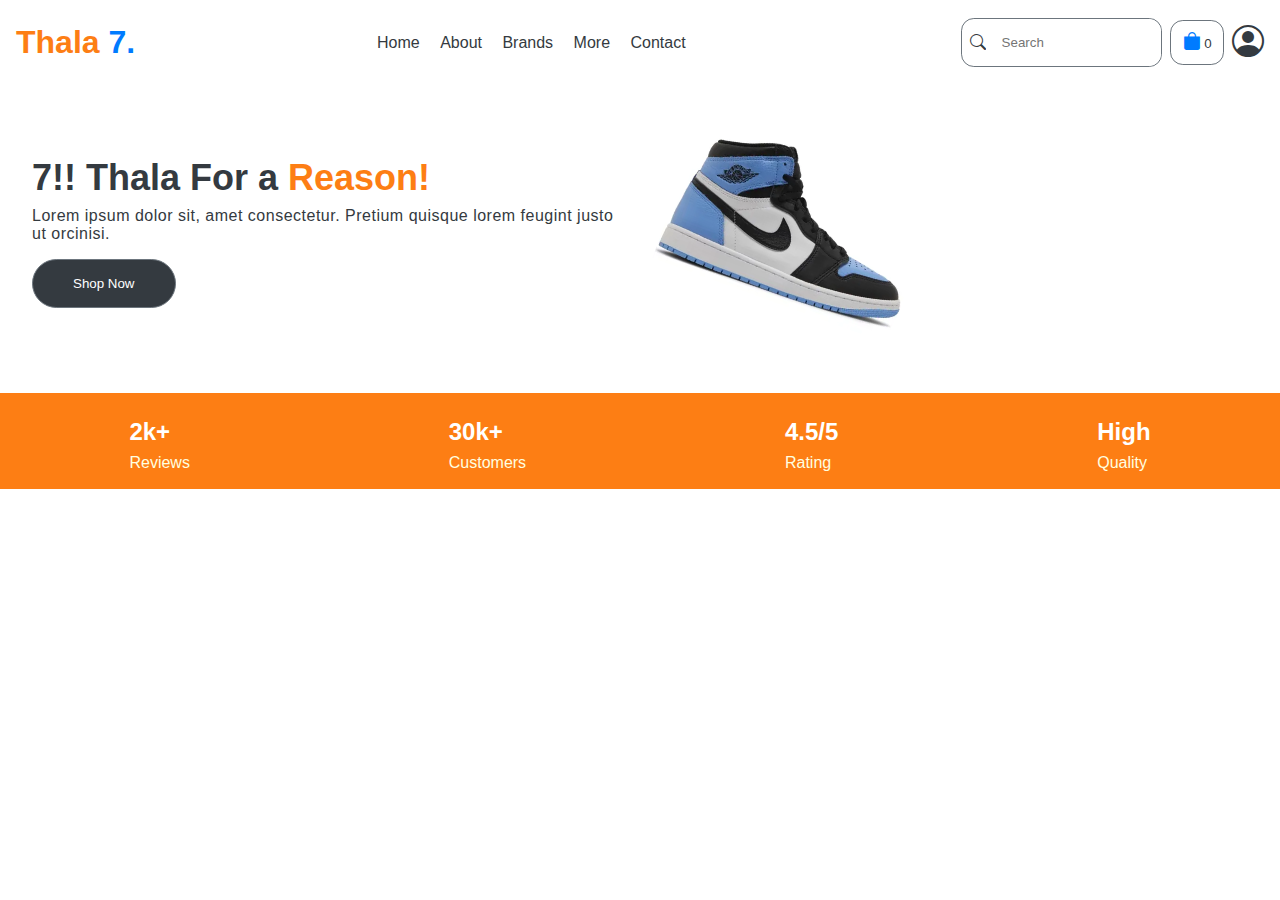
<file: index.html>
<!DOCTYPE html>
<html lang="en">

<head>
    <meta charset="UTF-8">
    <meta name="viewport" content="width=device-width, initial-scale=1.0">
    <title>Thala 7 Sneaker Store</title>
    <link rel="stylesheet" href="style.css" />
    <link rel="stylesheet" href="https://cdn.jsdelivr.net/npm/bootstrap-icons@1.3.0/font/bootstrap-icons.css">
</head>

<body>
    <nav>
        <button type="button" class="btn navbar-toggler">
            <img width="25px" src="images/huburger-menu-icon.png" alt="huburger-menu-icon" class="navbar-toggler-icon">
        </button>
        <h1 class="navbar-left">Thala <span class="text-blue">7.</span></h1>
        <ul class="navbar-fill">
            <li>Home</li>
            <li>About</li>
            <li>Brands</li>
            <li>More</li>
            <li>Contact</li>
        </ul>
        <div class="navbar-right">
            <div class="search-button">
                <i class="bi bi-search"></i>
                <input type="text" class="search-input" placeholder="Search">
            </div>
            <button type="button" class="btn cart-button">
                <i class="bi bi-bag-fill"></i> 0
            </button>
            <i class="bi bi-person-circle profile-icon"></i>
        </div>
    </nav>
    <section class="common-section">
        <div class="hero-content">
            <h1 class="font-size-36">7!! Thala For a <span class="text-orange">Reason!</span></h1>
            <p>Lorem ipsum dolor sit, amet consectetur. Pretium quisque lorem feugint justo ut orcinisi.</p>
            <a href="product-display.html"><button type="button" class="btn btn-large border-radius-full dark">Shop
                    Now</button></a>
        </div>
        <div class="hero-image">
            <img src="images/hero-sneaker-image.webp" alt="sneaker-image" class="hero-sneaker-image" width="250px" />
        </div>
    </section>
    <section class="service-overview-section">
        <div>
            <h2>2k+</h2>Reviews
        </div>
        <div>
            <h2>30k+</h2>Customers
        </div>
        <div>
            <h2>4.5/5</h2>Rating
        </div>
        <div>
            <h2>High</h2>Quality
        </div>
    </section>
    <script>
        const navbarToggler = document.querySelector('.navbar-toggler');
        const navbarFill = document.querySelector(".navbar-fill")

        navbarToggler.addEventListener("click", function () {
            navbarFill.style.display = navbarFill.style.display == "none" ? "block" : "none"
        })
    </script>
</body>

</html>
</file>
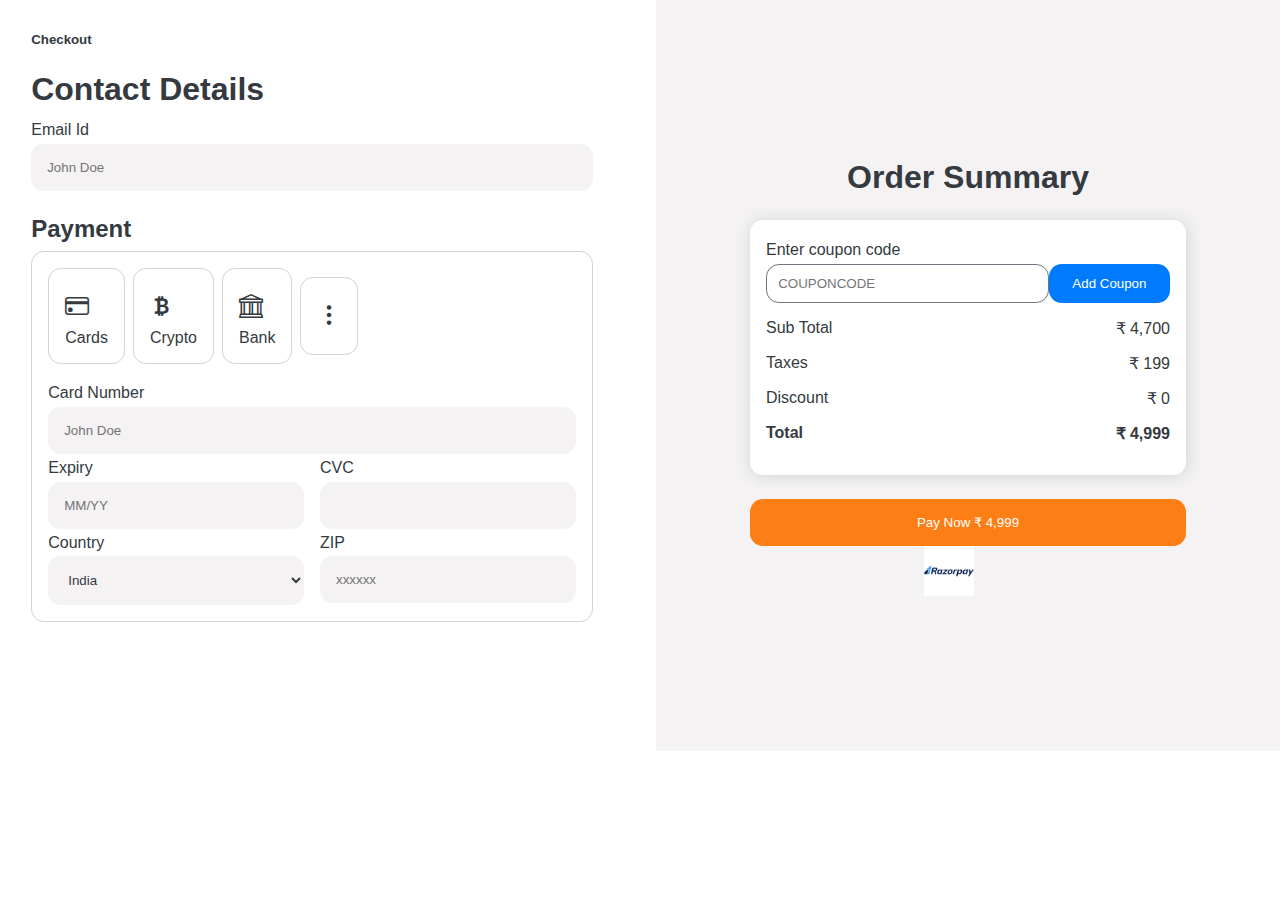
<file: payment-detail.html>
<!DOCTYPE html>
<html lang="en">

<head>
    <meta charset="UTF-8">
    <meta name="viewport" content="width=device-width, initial-scale=1.0">
    <title>Thala 7 Sneaker Store</title>
    <link rel="stylesheet" href="style.css" />
    <link rel="stylesheet" href="https://cdn.jsdelivr.net/npm/bootstrap-icons@1.3.0/font/bootstrap-icons.css">
</head>

<body>
    <section class="main-container">
        <div class="payment-left-container w-100">
            <div class="sub-container">
                <h5>Checkout</h5>
                <div class="contact-details">
                    <h1>Contact Details</h1>
                    <div class="mb-3">
                        <label for="email" class="form-label">Email Id</label>
                        <input type="email" class="form-control w-100" name="email" id="email" placeholder="John Doe" />
                    </div>
                </div>
                <h2>Payment</h2>
                <div class="payment-card-details">
                    <div class="payment-options">
                        <div>
                            <h2><i class="bi bi-credit-card"></i></h2>Cards
                        </div>
                        <div>
                            <h2><i class="bi bi-currency-bitcoin"></i></h2>Crypto
                        </div>
                        <div>
                            <h2><i class="bi bi-bank"></i></h2>Bank
                        </div>
                        <div>
                            <h2><i class="bi bi-three-dots-vertical"></i></h2>
                        </div>
                    </div>
                    <div class="row">
                        <div class="">
                            <label for="cardNumber" class="form-label">Card Number</label>
                            <input type="number" class="form-control w-100" name="cardNumber" id="cardNumber"
                                placeholder="John Doe" />
                        </div>
                        <div class="col-12">
                            <div class="col-6">
                                <label for="expiry" class="form-label">Expiry</label>
                                <input type="text" class="form-control" name="expiry" id="expiry" placeholder="MM/YY" />
                            </div>
                            <div class="col-6">
                                <label for="cvc" class="form-label">CVC</label>
                                <input type="password" class="form-control" name="cvc" id="cvc" placeholder="" />
                            </div>
                        </div>
                        <div class="col-12">
                            <div class="col-6">
                                <label for="country" class="form-label">Country</label>
                                <select class="form-control w-100">
                                    <option>India</option>
                                    <option>US</option>
                                    <option>Netherland</option>
                                    <option>Italy</option>
                                </select>
                            </div>
                            <div class="col-6">
                                <label for="zip" class="form-label">ZIP</label>
                                <input type="text" class="form-control" name="zip" id="zip" placeholder="xxxxxx" />
                            </div>
                        </div>
                    </div>
                </div>
            </div>

        </div>
        <div class="payment-right-container w-100">
            <div class="sub-container">
                <h1 class="text-center">Order Summary</h1>
                <div class="summary-section">
                    <label class="form-label">Enter coupon code</label>
                    <div class="coupon-section">
                        <input type="text" class="btn form-control" name="couponCode" id="couponCode"
                            placeholder="COUPONCODE" />
                        <button type="button" class="btn btn-primary w-100">Add Coupon</button>
                    </div>
                    <div class="total-section">
                        <p>
                            <span>Sub Total</span>
                            <span>&#8377; 4,700</span>
                        </p>
                        <p>
                            <span>Taxes</span>
                            <span>&#8377; 199</span>
                        </p>
                        <p>
                            <span>Discount</span>
                            <span>&#8377; 0</span>
                        </p>
                        <p>
                            <span><strong>Total</strong></span>
                            <span><strong>&#8377; 4,999</strong></span>
                        </p>
                    </div>
                </div>
                <button type="button" class="btn btn-orange w-100">Pay Now &#8377; 4,999</button>
                <img src="images/Razorpay-icon.png" class="border-none pay-now-image" width="50px" height="50px"
                    alt="razorpay-image" />
            </div>
        </div>
    </section>
</body>

</html>
</file>
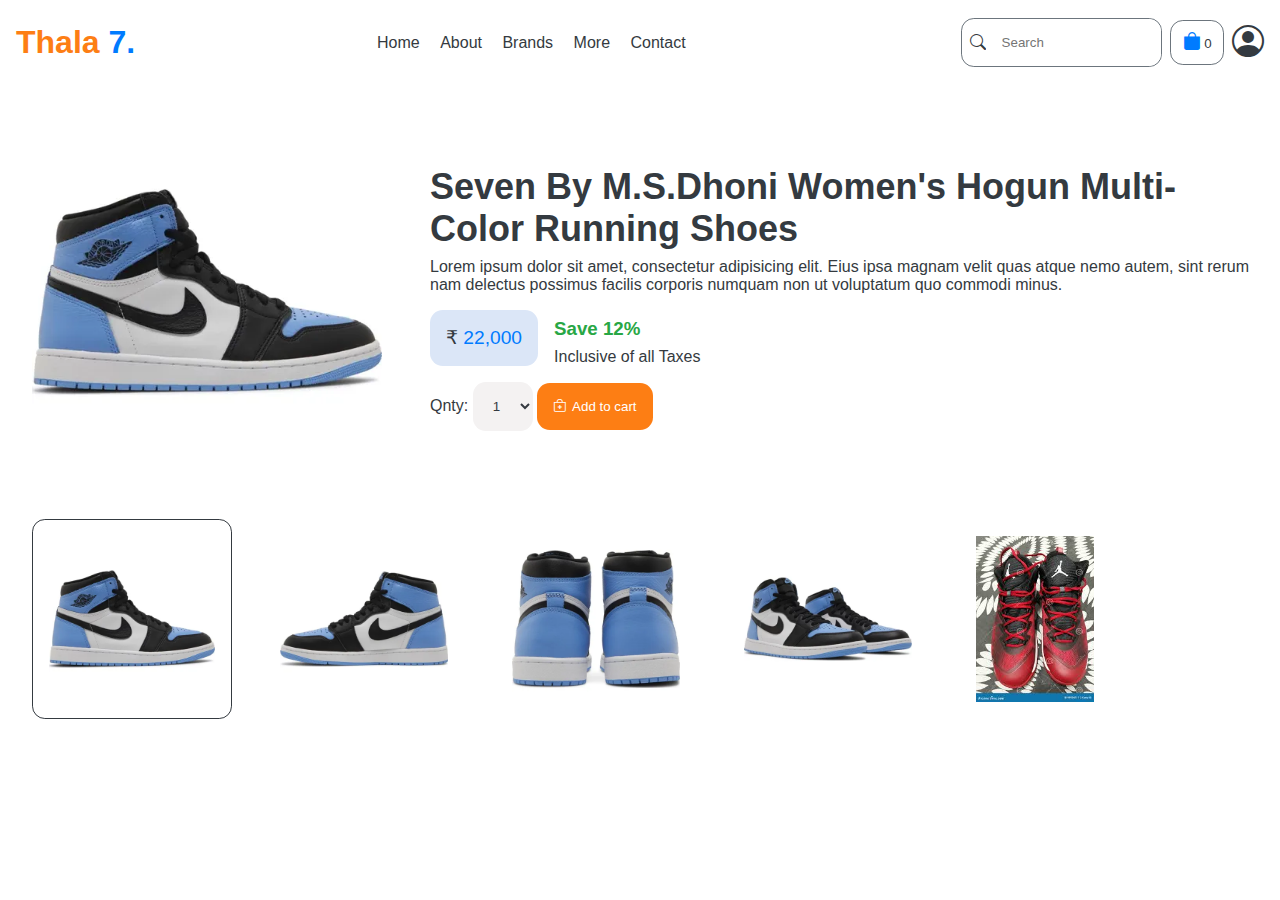
<file: product-display.html>
<!DOCTYPE html>
<html lang="en">

<head>
    <meta charset="UTF-8">
    <meta name="viewport" content="width=device-width, initial-scale=1.0">
    <title>Thala 7 Sneaker Store</title>
    <link rel="stylesheet" href="style.css" />
    <link rel="stylesheet" href="https://cdn.jsdelivr.net/npm/bootstrap-icons@1.3.0/font/bootstrap-icons.css">
</head>

<body>
    <nav>
        <button type="button" class="btn navbar-toggler">
            <img width="25px" src="images/huburger-menu-icon.png" alt="huburger-menu-icon" class="navbar-toggler-icon">
        </button>
        <h1 class="navbar-left">Thala <span class="text-blue">7.</span></h1>
        <ul class="navbar-fill">
            <li>Home</li>
            <li>About</li>
            <li>Brands</li>
            <li>More</li>
            <li>Contact</li>
        </ul>
        <div class="navbar-right">
            <div class="search-button">
                <i class="bi bi-search"></i>
                <input type="text" class="search-input" placeholder="Search">
            </div>
            <button type="button" class="btn cart-button">
                <i class="bi bi-bag-fill"></i> 0
            </button>
            <i class="bi bi-person-circle profile-icon"></i>
        </div>
    </nav>
    <section class="common-section product-section">
        <div class="product-image">
            <img src="images/hero-sneaker-image.webp" class="highlighted-product" alt="highlighted-product"
                width="350px">
        </div>
        <div class="product-details">
            <h1 class="font-size-36">Seven By M.S.Dhoni Women's Hogun Multi-Color Running Shoes</h1>
            <p>Lorem ipsum dolor sit amet, consectetur adipisicing elit. Eius ipsa magnam velit quas atque nemo autem,
                sint rerum nam delectus possimus facilis corporis numquam non ut voluptatum quo commodi minus.</p>
            <div class="pprice">
                <p class="revenue">
                    <span>&#8377;</span> 22,000
                </p>
                <div class="pdiscont">
                    <h3 class="text-green">Save 12%</h3>
                    <p>Inclusive of all Taxes</p>
                </div>
            </div>
            <div>
                <label for="item-qnty">Qnty:</label>
                <select name="item-qnty" id="item-qnty">
                    <option value="1">1</option>
                    <option value="2">2</option>
                    <option value="3">3</option>
                    <option value="4">4</option>
                    <option value="5">5</option>
                    <option value="6">6</option>
                    <option value="7">7</option>
                    <option value="8">8</option>
                </select>
                <a href="shopping-cart.html">
                    <button class="btn btn-large btn-orange add-to-cart">
                        <i class="bi bi-bag-plus"></i>
                        Add to cart</button>
                </a>
            </div>
        </div>
    </section>
    <section class="common-section gallary-section">
        <img class="active" src="images/hero-sneaker-image.webp" alt="hero-sneaker-image" width="200px">
        <img src="images/rightside-sneaker.webp" alt="rightside-sneaker-image" width="200px">
        <img src="images/back-pair-sneakers.webp" alt="back-pair-sneakers-image" width="200px">
        <img src="images/front-pair-sneakers.webp" alt="front-pair-sneakers-image" width="200px">
        <img src="images/top-pair-sneakers.jpg" alt="top-pair-sneakers-image" width="150px">
    </section>

</body>

</html>
</file>
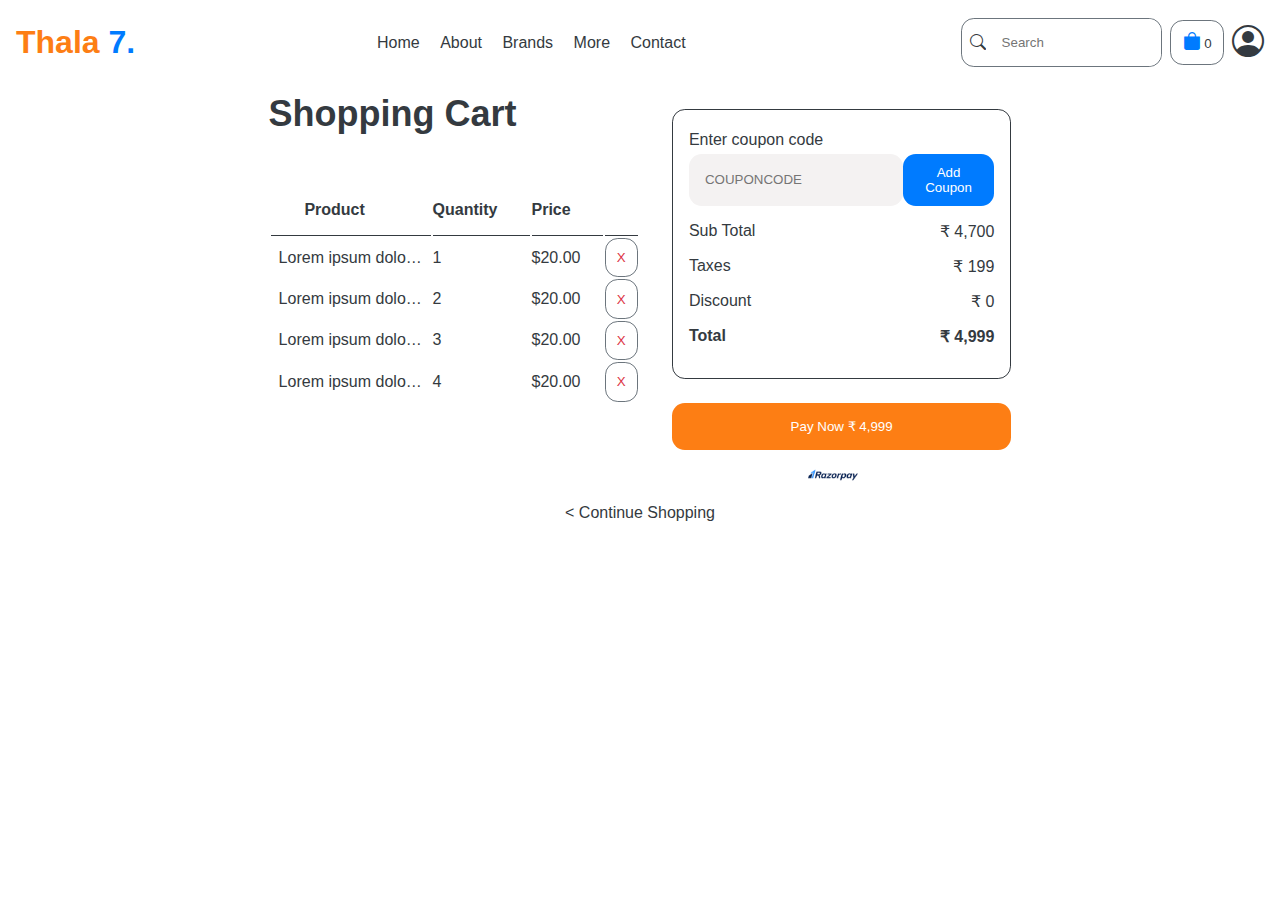
<file: shopping-cart.html>
<!DOCTYPE html>
<html lang="en">

<head>
    <meta charset="UTF-8">
    <meta name="viewport" content="width=device-width, initial-scale=1.0">
    <title>Thala 7 Sneaker Store</title>
    <link rel="stylesheet" href="style.css" />
    <link rel="stylesheet" href="https://cdn.jsdelivr.net/npm/bootstrap-icons@1.3.0/font/bootstrap-icons.css">
</head>

<body>
    <nav>
        <button type="button" class="btn navbar-toggler">
            <img width="25px" src="images/huburger-menu-icon.png" alt="huburger-menu-icon" class="navbar-toggler-icon">
        </button>
        <h1 class="navbar-left">Thala <span class="text-blue">7.</span></h1>
        <ul class="navbar-fill">
            <li>Home</li>
            <li>About</li>
            <li>Brands</li>
            <li>More</li>
            <li>Contact</li>
        </ul>
        <div class="navbar-right">
            <div class="search-button">
                <i class="bi bi-search"></i>
                <input type="text" class="search-input" placeholder="Search">
            </div>
            <button type="button" class="btn cart-button">
                <i class="bi bi-bag-fill"></i> 0
            </button>
            <i class="bi bi-person-circle profile-icon"></i>
        </div>
    </nav>
    <section class="shopping-cart-container">
        <div class="main-container">
            <div class="left-container">
                <h2 class="font-size-36">Shopping Cart</h2>
                <table>
                    <thead>
                        <tr>
                            <th>Product</th>
                            <th>Quantity</th>
                            <th>Price</th>
                            <th></th>
                        </tr>
                    </thead>
                    <tbody>
                        <tr>
                            <td>Lorem ipsum dolor sit amet consectetur, adipisicing elit. Sapiente expedita neque
                                consequuntur quasi iure ducimus? Id, cumque velit aliquam rerum, provident quae minima
                                expedita explicabo maxime nihil earum necessitatibus sint!</td>
                            <td>1</td>
                            <td>$20.00</td>
                            <td><button class="btn btn-danger">X</button></td>
                        </tr>
                        <tr>
                            <td>Lorem ipsum dolor sit amet consectetur, adipisicing elit. Sapiente expedita neque
                                consequuntur quasi iure ducimus? Id, cumque velit aliquam rerum, provident quae minima
                                expedita explicabo maxime nihil earum necessitatibus sint!</td>
                            <td>2</td>
                            <td>$20.00</td>
                            <td><button class="btn btn-danger">X</button></td>
                        </tr>
                        <tr>
                            <td>Lorem ipsum dolor sit amet consectetur, adipisicing elit. Sapiente expedita neque
                                consequuntur quasi iure ducimus? Id, cumque velit aliquam rerum, provident quae minima
                                expedita explicabo maxime nihil earum necessitatibus sint!</td>
                            <td>3</td>
                            <td>$20.00</td>
                            <td><button class="btn btn-danger">X</button></td>
                        </tr>
                        <tr>
                            <td>Lorem ipsum dolor sit amet consectetur, adipisicing elit. Sapiente expedita neque
                                consequuntur quasi iure ducimus? Id, cumque velit aliquam rerum, provident quae minima
                                expedita explicabo maxime nihil earum necessitatibus sint!</td>
                            <td>4</td>
                            <td>$20.00</td>
                            <td><button class="btn btn-danger">X</button></td>
                        </tr>
                    </tbody>
                </table>
            </div>

            <div class="right-container">
                <div class="summary-section">
                    <label class="form-label">Enter coupon code</label>
                    <div class="coupon-section">
                        <input type="text" class="form-control" name="couponCode" id="couponCode"
                            placeholder="COUPONCODE" />
                        <button type="button" class="btn btn-primary w-100">Add Coupon</button>
                    </div>
                    <div class="total-section">
                        <p>
                            <span>Sub Total</span>
                            <span>&#8377; 4,700</span>
                        </p>
                        <p>
                            <span>Taxes</span>
                            <span>&#8377; 199</span>
                        </p>
                        <p>
                            <span>Discount</span>
                            <span>&#8377; 0</span>
                        </p>
                        <p>
                            <span><strong>Total</strong></span>
                            <span><strong>&#8377; 4,999</strong></span>
                        </p>
                    </div>
                </div>
                <button type="button" class="btn btn-orange w-100">Pay Now &#8377; 4,999</button>
                <img src="images/Razorpay-icon.png" class="border-none pay-now-image" width="50px" height="50px"
                    alt="razorpay-image" />
            </div>
        </div>
        <div class="bottom-container">
            <a href="product-display.html">&lt; Continue Shopping</a>
        </div>
    </section>

</body>

</html>
</file>
<file: style.css>
* {
  box-sizing: border-box;
  margin: 0px;
  padding: 0px;
  font-family: sans-serif;
  color: var(--dark);
}
:root {
  --lightgray2: #f4f2f2;
  --darkblue: #00008b;
  --lightblue: #dbe6f7;
  --lightgray: #d3d3d3;
  --lightyelllow: #ffffe0;
  --indigo: #6610f2;
  --purple: #6f42c1;
  --pink: #e83e8c;
  --orange: #fd7e14;
  --yellow: #ffc107;
  --teal: #20c997;
  --cyan: #17a2b8;
  --white: #fff;
  --primary: #007bff;
  --secondary: #6c757d;
  --success: #28a745;
  --info: #17a2b8;
  --warning: #ffc107;
  --danger: #dc3545;
  --light: #f8f9fa;
  --dark: #343a40;
  --breakpoint-sm: 576px;
  --breakpoint-md: 768px;
  --breakpoint-lg: 992px;
  --breakpoint-xl: 1200px;
}
h1,
h2,
h3,
h4,
h5,
h6 {
  margin: 0.5rem 0px;
}
.form-label {
  display: block;
  padding: 0.3rem 0px;
}
.d-flex {
  display: flex;
}
.col-12 {
  display: flex;
  gap: 1rem;
}
.col-6 {
  width: 100%;
}
input {
  padding: 1rem;
  border-radius: 0.8rem;
  background-color: var(--lightgray2);
  border: none;
  width: 100%;
}
input:focus,
input:active {
  border: none;
}
.font-size-36 {
  font-size: 36px;
}
.text-blue {
  color: var(--primary);
}
.text-green {
  color: var(--success);
}
.text-orange {
  color: var(--orange);
}
.text-center {
  text-align: center;
}
a {
  text-decoration: none;
}
.btn {
  border-radius: 0.8rem;
  padding: 0.7rem;
  background-color: transparent;
  border: 1px solid var(--secondary);
}
.border-radius-full {
  border-radius: 2rem;
}
.btn-large {
  padding: 1rem 2.5rem;
}
.btn-danger {
  color: var(--danger);
}
.btn-primary {
  color: var(--white);
  background-color: var(--primary);
  border: none;
}
.btn-orange {
  background-color: var(--orange);
  color: var(--white);
  border: none;
  padding: 1rem;
}
.dark {
  background-color: var(--dark);
  color: var(--white);
}
button {
  cursor: pointer;
}
.w-100 {
  width: 100%;
}
.common-section {
  display: flex;
  margin: 1rem;
  gap: 2rem;
  align-items: center;
}

/* Navbar */
nav {
  display: flex;
  flex-flow: wrap row;
  justify-content: space-between;
  align-items: center;
  padding: 1rem;
}
.navbar-left {
  color: var(--orange);
}
.navbar-fill {
  list-style: none;
  display: none;
}
.navbar-right {
  display: flex;
  align-items: center;
  align-content: center;
  gap: 0.5rem;
  flex-wrap: wrap;
  justify-content: end;
}
.search-button {
  display: flex;
  border: 1px solid var(--secondary);
  border-radius: 0.8rem;
  align-items: center;
  width: 60%;
}
.search-button > .bi {
  padding-left: 0.5rem;
}
.search-input,
.search-input:focus-visible {
  border: none;
  outline: none;
  background-color: white;
}
.cart-button > .bi {
  color: var(--primary);
  font-size: large;
}
.profile-icon {
  border: none;
  font-size: 2rem;
  background-color: transparent;
}

/* Hero Image */
.hero-section {
  justify-content: center;
  margin: 2.8rem 0px;
}
.hero-content {
  width: 50%;
  padding: 1rem;
}
.hero-content p {
  margin-top: 0.5rem;
  margin-bottom: 1rem;
  letter-spacing: 0.5px;
}

/* Service Overview Section */
.service-overview-section {
  background-color: var(--orange);
  height: 6rem;
  display: flex;
  justify-content: space-around;
  align-items: center;
  margin-top: 2.4rem;
}
.service-overview-section h2 {
  color: var(--white);
  font-size: x-larger;
}
.service-overview-section > div {
  color: var(--lightyelllow);
}

/* Animation */
.hero-sneaker-image {
  transform: rotate(20deg);
}
.hero-sneaker-image:hover {
  animation: moveforward 1s ease-in-out infinite alternate;
}
@keyframes moveforward {
  to {
    transform: rotate(12deg) scale(1.1);
  }
}
.highlighted-product {
  animation: sneakerMovement 2s infinite alternate;
}
@keyframes sneakerMovement {
  0% {
    transform: rotate(0deg);
  }
  100% {
    transform: rotate(-10deg) scale(0.7);
  }
}

/* Product Display Section */
.product-image {
  padding: 1rem;
}
.pprice > .revenue {
  background-color: var(--lightblue);
  color: var(--primary);
  font-size: larger;
  padding: 1rem;
  border-radius: 0.8rem;
}
.pprice {
  display: flex;
  margin: 1rem 0px;
  gap: 1rem;
}
select {
  background-color: var(--lightgray2);
  border-radius: 0.8rem;
  border: none;
  padding: 1rem;
  cursor: pointer;
}
.add-to-cart > .bi-bag-plus {
  color: var(--white);
  margin-right: 3px;
}
.gallary-section {
  flex-direction: row;
  padding: 1rem;
  overflow-x: auto;
}
.gallary-section > img {
  padding: 1rem;
  border-radius: 0.8rem;
}
.gallary-section > img.active {
  border: 1px solid var(--dark);
}
.gallary-section > img:hover {
  transform: scale(1.1);
}

/* Shopping Cart */
.shopping-cart-container {
  width: 95%;
  margin: auto;
}
.main-container {
  display: flex;
  gap: 2rem;
  justify-content: center;
}
.left-container {
  overflow: auto;
}
th {
  padding: 1rem 2rem 1rem 0px;
  border-bottom: 1px solid var(--dark);
}
td:first-child {
  padding: 8px;
  text-align: left;
  overflow: hidden;
  text-overflow: ellipsis;
  white-space: nowrap;
  max-width: 10rem;
}
.summary-section {
  border: 1px solid var(--dark);
  border-radius: 0.8rem;
  padding: 1rem;
  margin: 1.5rem 0px;
}
.coupon-section {
  display: flex;
}
.coupon-section > input {
  width: 70%;
}
.coupon-section > button {
  flex: 1;
}
.total-section > p {
  margin: 1rem 0px;
  display: flex;
  justify-content: space-between;
}
.pay-now-image {
  background-color: transparent;
  position: relative;
  left: 40%;
}
.bottom-container {
  text-align: center;
}

/* Payment Details */
.payment-left-container > .sub-container {
  width: 90%;
  margin: 2rem auto;
}
.contact-details {
  margin: 1.5rem 0px;
}
.payment-right-container {
  background-color: var(--lightgray2);
  width: 100%;
  max-height: 100%;
}
.payment-right-container > .sub-container {
  width: 75%;
  margin: 15vh auto;
  padding: 1rem;
}
.payment-right-container > .sub-container > .summary-section {
  background-color: white;
  box-shadow: 1px 1px 1rem lightgray;
  border: none;
}
.payment-card-details,
.payment-options > div {
  border: 1px solid var(--lightgray);
  padding: 1rem;
  border-radius: 0.8rem;
}
.payment-options {
  display: flex;
  gap: 0.5rem;
  align-items: center;
  align-content: center;
  padding-bottom: 1rem;
}

@media (max-width: 767px) {
  nav {
    padding: 0.5rem;
  }
  .navbar-fill {
    position: absolute;
    background-color: var(--light);
    width: 96%;
    border: 1px solid var(--secondary);
    top: 3.5rem;
    border-radius: 0.7rem;
    padding-left: 0px;
    border-top: none;
  }
  .navbar-fill > li {
    padding: 1rem 0.5rem;
    text-align: center;
  }
  .common-section {
    flex-direction: column;
    gap: 1rem;
  }
  .hero-content {
    width: 100%;
    margin: 0px;
    margin-bottom: 2rem;
  }
  .gallary-section {
    flex-direction: row;
  }
  .col-12 {
    flex-direction: column;
    width: 100%;
  }
  .main-container,
  .coupon-section {
    display: block;
  }
}

@media (min-width: 767px) {
  .navbar-fill {
    display: block;
  }
  .navbar-fill > li {
    display: inline;
    padding: 0px 0.5rem;
  }
  .navbar-toggler {
    display: none;
  }
  table {
    margin: 3rem 0px;
  }
}
</file>
